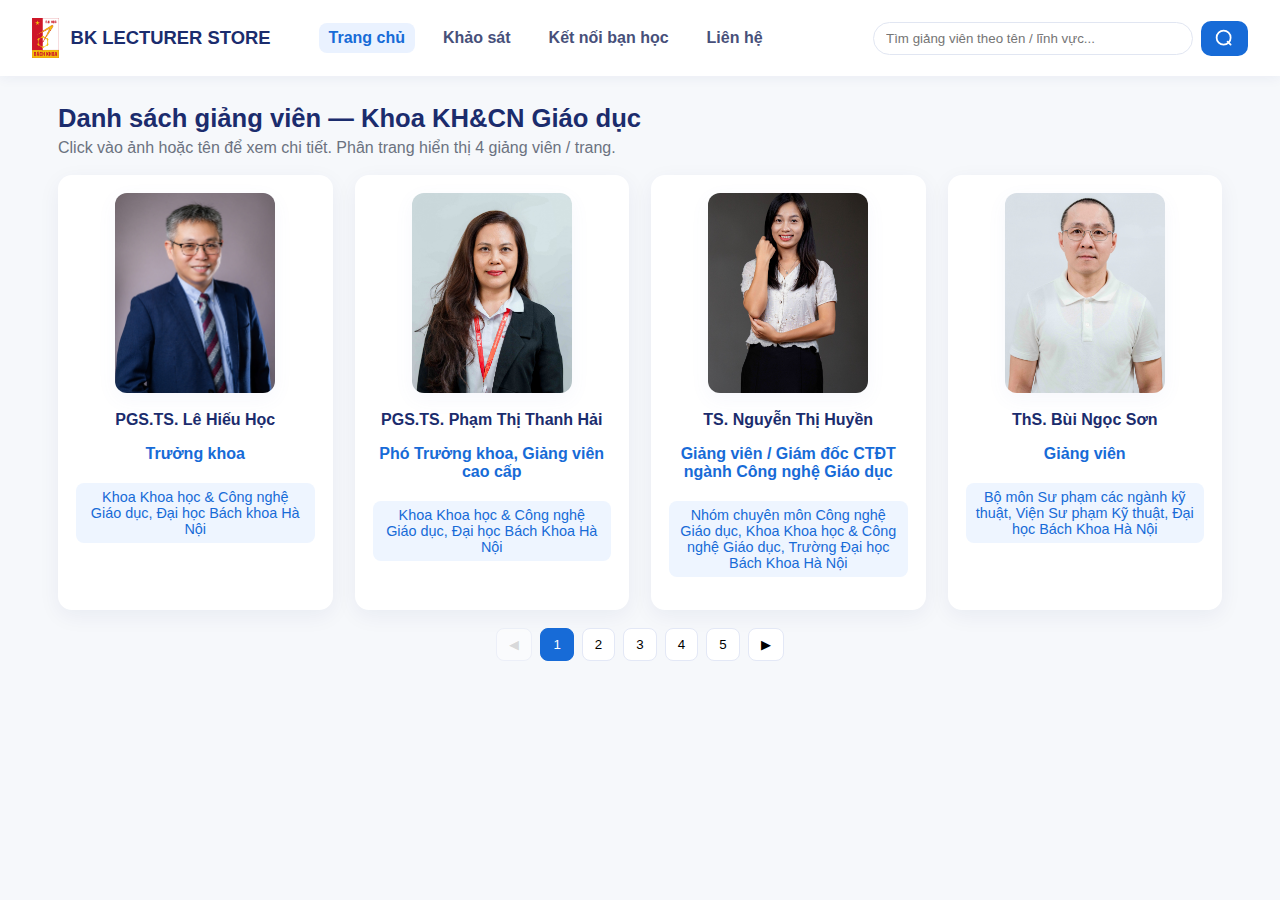
<file: index.html>
<!DOCTYPE html>
<html lang="vi">
<head>
  <meta charset="UTF-8">
  <meta name="viewport" content="width=device-width, initial-scale=1.0">
  <title>BK Lecturer Store</title>
  <link rel="stylesheet" href="styles.css">
</head>
<body>

  <!-- HEADER -->
  <header class="site-header">
    <div class="logo-zone">
      <img src="img/logo-bk.png" class="logo" alt="Logo BK Lecturer Store">
      <div class="brand">BK LECTURER STORE</div>
    </div>
   <nav class="main-nav">
  <a href="index.html" class="active">Trang chủ</a>
  <a href="review.html">Khảo sát</a>
  <a href="connect.html">Kết nối bạn học</a>
  <a href="contact.html">Liên hệ</a>
</nav>

    <div class="search-bar">
      <input id="searchBox" type="text" placeholder="Tìm giảng viên theo tên / lĩnh vực...">
      <button id="btnSearch" class="search-btn" title="Tìm kiếm">
        <img src="img/icons/search-blue.svg" alt="search" class="icon-search" />
      </button>
    </div>
  </header>

  <!-- MAIN -->
  <div class="container">
    <div class="hero">
      <h1>Danh sách giảng viên — Khoa KH&CN Giáo dục</h1>
      <p class="lead">Click vào ảnh hoặc tên để xem chi tiết. Phân trang hiển thị 4 giảng viên / trang.</p>
    </div>
    <!-- GRID RENDER CARD -->
    <div id="lecturerGrid" class="grid"></div>
    <!-- PAGINATION -->
    <div id="pagination" class="pagination"></div>
  </div>

  <!-- MODAL GIẢNG VIÊN CHI TIẾT -->
  <div id="modalBg" class="modal-bg" style="display:none" tabindex="0" role="button" aria-label="Đóng modal"></div>
  <div id="modalBox" class="modal" style="display:none">
    <button class="modal-close" id="closeModal">×</button>
    <div class="modal-profile">
      <img id="modalImg" class="modal-img" alt="Ảnh Giảng viên">
      <div class="modal-info">
        <h2 id="modalName"></h2>
        <p id="modalTitle"></p>
        <p id="modalDept"></p>
        <div id="modalInfoExtra"></div>

        <h3>Chuyên môn</h3>
        <ul id="modalSkills"></ul>

        <h3>Môn giảng dạy</h3>
        <ul id="modalCourses"></ul>

        <h3>Quá trình đào tạo</h3>
        <ul id="modalTrain"></ul>

        <h3>Quá trình công tác</h3>
        <ul id="modalWork"></ul>
      </div>
    </div>
  </div>

      </div>
    </div>
  </div>

  <!-- JS -->
  <script src="app.js"></script>
 <script type="module" defer>
  import Chatbot from "https://cdn.n8nchatui.com/v1/embed.js";
  Chatbot.init({
    "n8nChatUrl": "https://quynhmtqa240806.app.n8n.cloud/webhook/8887bf58-562b-487c-b9a1-afda4eadf1c4/chat",
    "metadata": {}, // Include any custom data to send with each message to your n8n workflow
    "theme": {
      "button": {
        "backgroundColor": "#163e9c",
        "right": 20,
        "bottom": 20,
        "size": 50,
        "iconColor": "#373434",
        "customIconSrc": "https://www.svgrepo.com/show/339963/chat-bot.svg",
        "customIconSize": 60,
        "customIconBorderRadius": 15,
        "autoWindowOpen": {
          "autoOpen": false,
          "openDelay": 2
        },
        "borderRadius": "rounded"
      },
      "tooltip": {
        "showTooltip": true,
        "tooltipMessage": "Hello 👋 customize & connect me to n8n",
        "tooltipBackgroundColor": "#fff9f6",
        "tooltipTextColor": "#1c1c1c",
        "tooltipFontSize": 15,
        "hideTooltipOnMobile": false
      },
      "allowProgrammaticMessage": false,
      "chatWindow": {
        "borderRadiusStyle": "rounded",
        "avatarBorderRadius": 25,
        "messageBorderRadius": 6,
        "showTitle": true,
        "title": "N8N Chat UI Bot",
        "titleAvatarSrc": "https://www.svgrepo.com/show/339963/chat-bot.svg",
        "avatarSize": 40,
        "welcomeMessage": "Hello! This is the default welcome message",
        "errorMessage": "Please connect me to n8n first",
        "backgroundColor": "#ffffff",
        "height": 600,
        "width": 400,
        "fontSize": 16,
        "starterPrompts": [
          "chào",
          "What do you do?"
        ],
        "starterPromptFontSize": 15,
        "renderHTML": false,
        "clearChatOnReload": false,
        "showScrollbar": false,
        "botMessage": {
          "backgroundColor": "#f36539",
          "textColor": "#fafafa",
          "showAvatar": true,
          "avatarSrc": "https://www.svgrepo.com/show/334455/bot.svg",
          "showCopyToClipboardIcon": false
        },
        "userMessage": {
          "backgroundColor": "#fff6f3",
          "textColor": "#050505",
          "showAvatar": true,
          "avatarSrc": "https://www.svgrepo.com/show/532363/user-alt-1.svg"
        },
        "textInput": {
          "placeholder": "Type your query",
          "backgroundColor": "#ffffff",
          "textColor": "#1e1e1f",
          "sendButtonColor": "#f36539",
          "maxChars": 50,
          "maxCharsWarningMessage": "You exceeded the characters limit. Please input less than 50 characters.",
          "autoFocus": false,
          "borderRadius": 6,
          "sendButtonBorderRadius": 50
        }
      }
    }
    });
  </script>
</body>
</html>
</file>
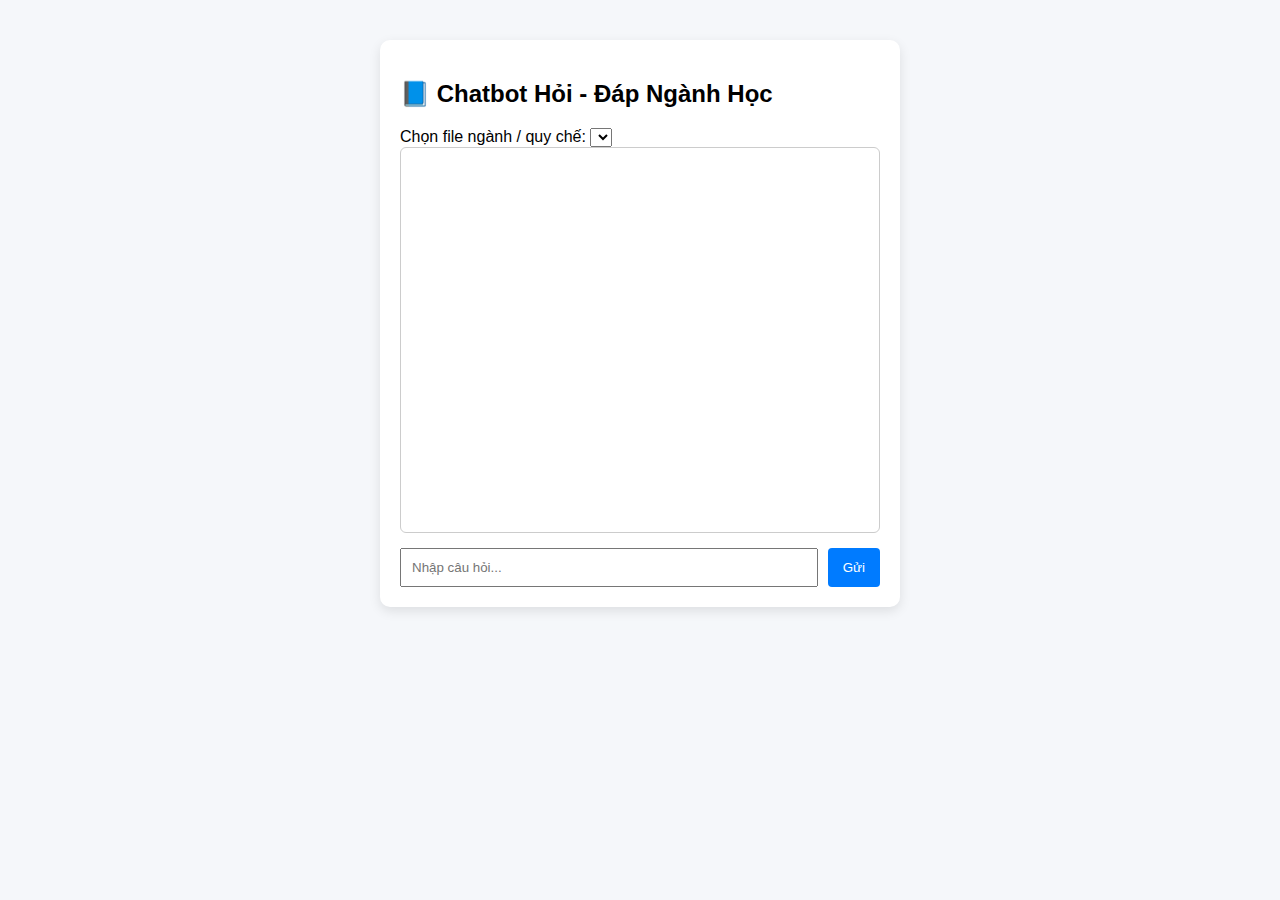
<file: frontend/chatbot.html>
<!DOCTYPE html>
<html lang="vi">
<head>
    <meta charset="UTF-8">
    <meta name="viewport" content="width=device-width, initial-scale=1.0">
    <title>Chatbot Ngành Học - BoxFED</title>
    <link rel="stylesheet" href="style.css">
</head>
<body>
    <div class="app">
        <h2>📘 Chatbot Hỏi - Đáp Ngành Học</h2>

        <div class="select-box">
            <label>Chọn file ngành / quy chế:</label>
            <select id="fileSelect"></select>
        </div>

        <div class="chat-box" id="chatBox"></div>

        <div class="input-area">
            <input type="text" id="msgInput" placeholder="Nhập câu hỏi...">
            <button onclick="sendMessage()">Gửi</button>
        </div>
    </div>

    <script src="script.js"></script>
</body>
</html>
</file>
<file: styles.css>
:root{
  --blue: #176bd7;
  --blue-btn: #176bd7;
  --brand: #1b2c6d;
  --muted: #6b7280;
  --card-bg: #fff;
  --surface: #f6f8fb;
}

*{box-sizing:border-box}
body{
  margin:0; font-family: Inter, "Poppins", Arial, sans-serif;
  background:var(--surface); color:var(--brand);
}
a{color:inherit; text-decoration:none}

/* HEADER */
.site-header{
  display:flex; align-items:center; gap:24px;
  padding:18px 32px; background:#fff;
  box-shadow:0 2px 12px rgba(30,50,120,0.06);
  position:sticky; top:0; z-index:50;
}
.logo-zone{display:flex; align-items:center; gap:12px}
.logo{height:40px}
.brand{font-weight:800; color:var(--brand); font-size:1.15rem}
.main-nav{margin-left:24px; display:flex; gap:18px; align-items:center}
.main-nav a{
  color:#47507a; font-weight:600; padding:6px 10px;
  border-radius:8px; transition:background .18s;
}
.main-nav a.active{background: #eaf2ff; color:var(--blue)}
.main-nav a:hover{background:#f0f5ff; color:var(--blue)}

/* Search bar */
.search-bar{margin-left:auto; display:flex; gap:8px; align-items:center}
.search-bar input{
  padding:8px 12px;
  border-radius:20px;
  border:1.5px solid #e1e6f2;
  width:320px;
  background:#fff;
  transition: border .18s;
}
.search-bar input:focus{ border-color:var(--blue); }
.search-btn {
  background: var(--blue-btn);
  color: #fff;
  border-radius: 10px;
  padding: 7px 13px 7px 13px;
  border: none;
  cursor: pointer;
  display: flex;
  align-items: center;
  justify-content: center;
}
.icon-search {
  width: 21px;
  height: 21px;
  display: block;
}

/* MAIN */
.container{max-width:1200px; margin:28px auto; padding:0 18px}
.hero h1{margin:0 0 6px; font-size:1.6rem; color:var(--brand)}
.lead{margin:0 0 18px; color:var(--muted)}

/* GRID */
.grid{
  display:grid;
  grid-template-columns: repeat(4, 1fr);
  gap:22px;
  margin-bottom:18px;
}
.card{
  background:var(--card-bg);
  border-radius:14px;
  padding:18px;
  box-shadow:0 6px 22px rgba(20,40,100,0.06);
  display:flex; flex-direction:column; align-items:center;
  min-height:300px;
  cursor:pointer;
  transition:transform .14s, box-shadow .14s;
}
.card:hover{ transform:translateY(-6px); box-shadow:0 12px 30px rgba(20,40,100,0.08); }
.card-top{ width:100%; display:flex; justify-content:center; margin-bottom:12px; }
.card-img{
  width:160px; height:200px; object-fit:cover; border-radius:12px;
  background:#eef4fb; box-shadow:0 6px 20px rgba(100,120,200,0.06);
  cursor:pointer;
}
.card-body{text-align:center}
.card-name{margin:6px 0 6px; font-size:1rem}
.card-name a{
  color:var(--brand); font-weight:700; text-decoration:none; transition:color .18s;
}
.card-name a:hover{ text-decoration:underline; color:var(--blue);}
.card-title{color:var(--blue); font-weight:600; margin-bottom:6px}
.card-dept{background:#eef5ff; color:var(--blue); padding:6px 10px; border-radius:8px; display:inline-block; font-size:0.9rem}

/* pagination */
.pagination{display:flex; gap:8px; justify-content:center; margin:8px 0 50px}
.page-btn{
  border:1px solid #e3e8f6; background:#fff; padding:8px 12px; border-radius:8px; cursor:pointer;
  transition:background .15s, color .15s;
}
.page-btn.active{background:var(--blue-btn); color:#fff; border-color:var(--blue-btn)}
.page-btn:disabled{opacity:0.5; cursor:not-allowed}
.page-btn i{font-size:0.9rem}

/* modal */
.modal-bg{position:fixed; inset:0; background:rgba(13,30,70,0.12); z-index:120}
.modal{position:fixed; z-index:121; left:50%; top:50%; transform:translate(-50%,-50%); background:#fff; padding:22px; border-radius:12px; box-shadow:0 12px 40px rgba(20,40,100,0.18); width:min(920px,94vw); max-height:85vh; overflow:auto}
.modal-close{position:absolute; right:18px; top:12px; background:transparent; border:none; font-size:1.4rem; cursor:pointer; color:var(--brand)}
.modal-profile{display:flex; gap:18px}
.modal-img{width:160px; height:210px; object-fit:cover; border-radius:10px; background:#eef4fb}
.modal-info h2{margin:0 0 6px; font-size:1.5rem;}
.modal-info p{margin:6px 0; color:#344063}
.modal-info ul{padding-left:18px; margin:8px 0 16px}

/* chatbot */
.chatbot-widget{
  position:fixed;
  right:24px;
  bottom:24px;
  z-index:200;
  display:flex;
  flex-direction:column;
  align-items:flex-end;
  gap:8px;
}
.chatbot-toggle {
  background: var(--blue-btn);
  color: #fff;
  border: none;
  border-radius: 18px;
  padding: 10px 24px;
  font-weight: 600;
  display: flex;
  gap: 8px;
  align-items: center;
  box-shadow: 0 6px 20px rgba(23,107,215,0.18);
  font-size:1.05rem;
}
.icon-bot {
  width:22px;
  height:22px;
  display:inline-block;
  margin-right:4px;
  vertical-align:middle;
}
.chatbot-box{width:320px; background:#fff; border-radius:10px; box-shadow:0 8px 30px rgba(20,40,100,0.15); overflow:hidden}
.chatbot-head{background:var(--blue-btn); color:#fff; padding:10px; font-weight:700}
.chatbot-messages{max-height:180px; overflow:auto; padding:12px; background:#f6fbff}
.msg{margin:8px 0; padding:10px 12px; border-radius:12px; display:inline-block; max-width:86%}
.msg.bot{background:#e6f0ff; color:var(--brand)}
.msg.user{background:var(--blue-btn); color:#fff; float:right}
.chatbot-action{display:flex; gap:8px; padding:10px; background:#eef6ff}
.chatbot-action input{flex:1; padding:8px 10px; border-radius:8px; border:1px solid #dbeafe}
.chatbot-action button{background:#0b63c8; color:#fff; border:none; padding:8px 12px; border-radius:8px; cursor:pointer}

.empty{padding:36px; text-align:center; color:var(--muted)}
.muted{color:var(--muted)}

/* Responsive */
@media (max-width:1100px){
  .grid{grid-template-columns:repeat(2,1fr)}
  .search-bar input{width:220px}
}
@media (max-width:640px){
  .grid{grid-template-columns:1fr}
  .site-header{flex-direction:column; align-items:flex-start; gap:12px}
  .search-bar{width:100%}
  .search-bar input{width:100%}
  .chatbot-box{width:300px}
  .modal{width:94vw; height:auto; max-height:90vh}
}
</file>
<file: frontend/style.css>
body {
    background: #f5f7fa;
    font-family: Arial, sans-serif;
}

.app {
    width: 480px;
    margin: 40px auto;
    padding: 20px;
    background: white;
    border-radius: 10px;
    box-shadow: 0 4px 12px rgba(0,0,0,0.1);
}

.chat-box {
    height: 360px;
    overflow-y: auto;
    border: 1px solid #ccc;
    padding: 12px;
    border-radius: 6px;
    background: #fff;
    margin-bottom: 15px;
}

.msg {
    margin-bottom: 12px;
}

.user {
    font-weight: bold;
    color: #007bff;
}

.bot {
    font-weight: bold;
    color: #28a745;
}

.input-area {
    display: flex;
    gap: 10px;
}
input {
    flex: 1;
    padding: 10px;
}
button {
    padding: 10px 15px;
    background: #007bff;
    color: white;
    border: none;
    cursor: pointer;
    border-radius: 4px;
}
</file>
